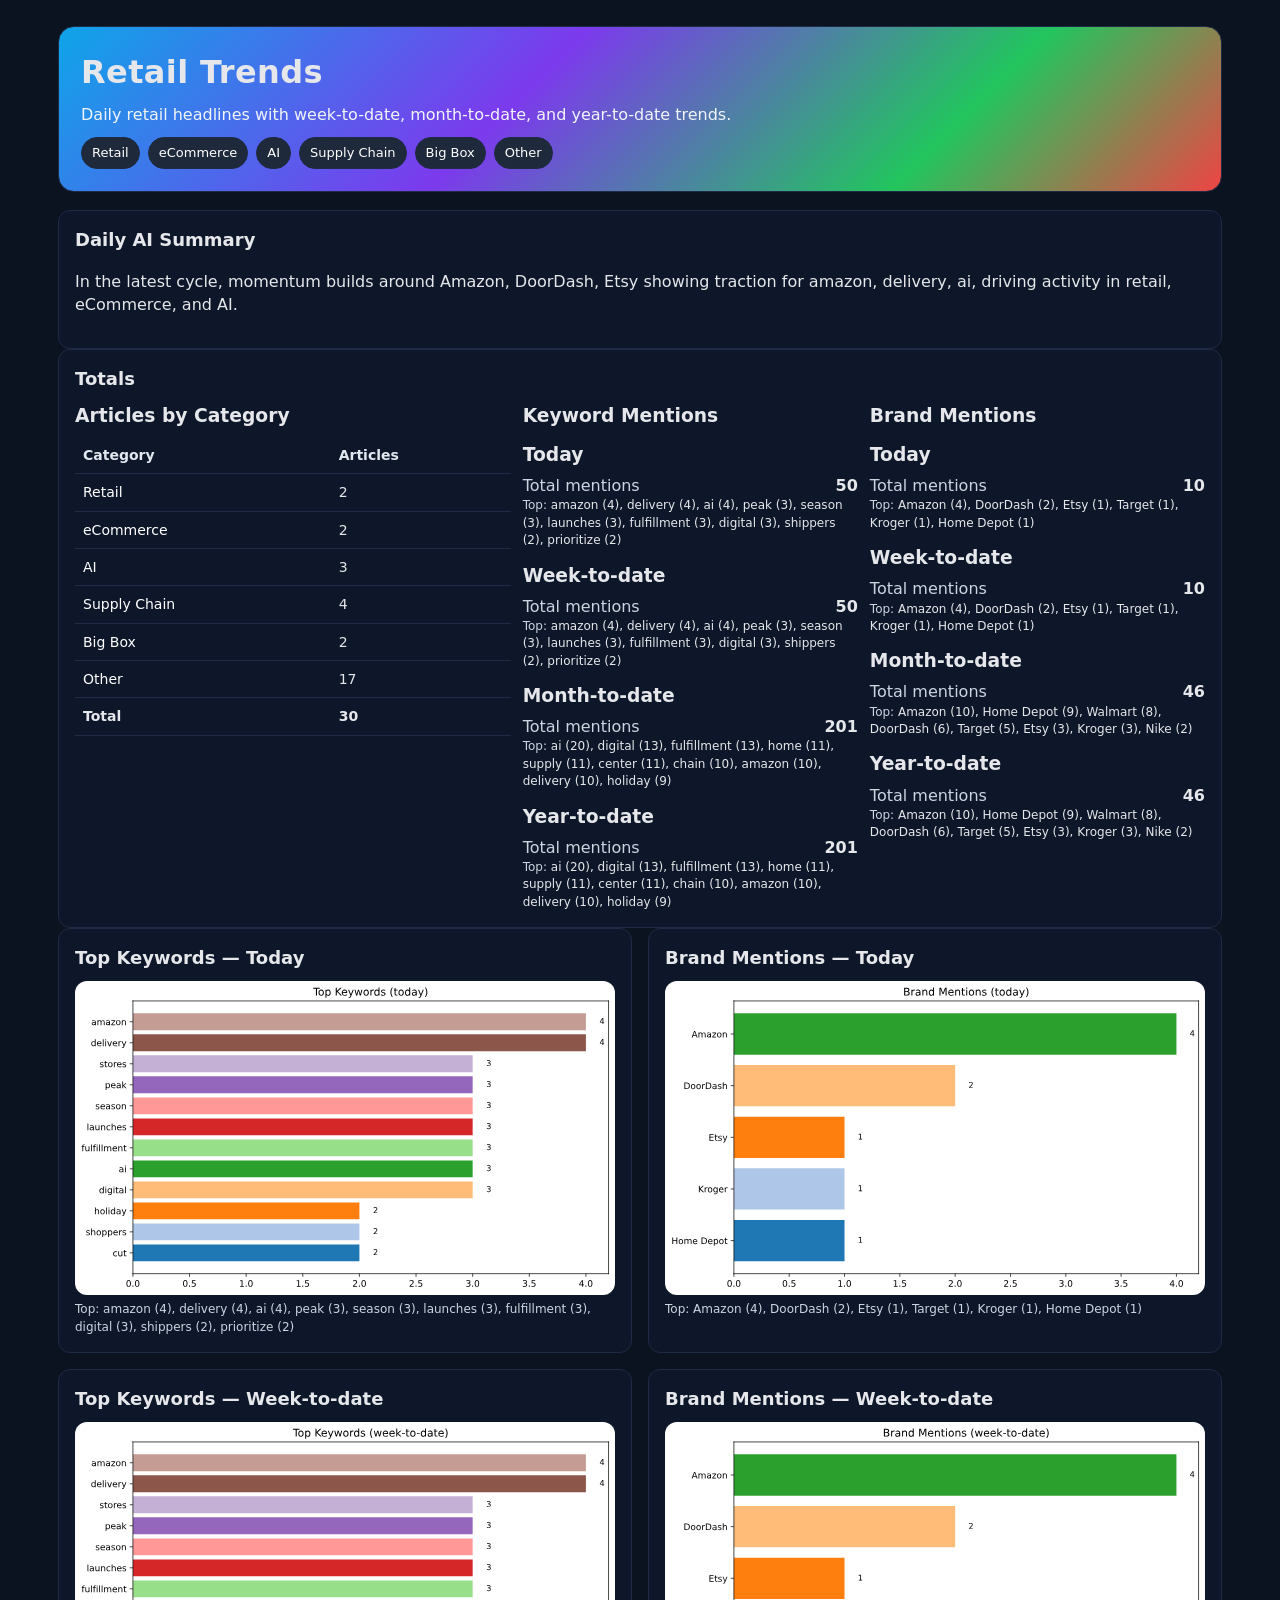
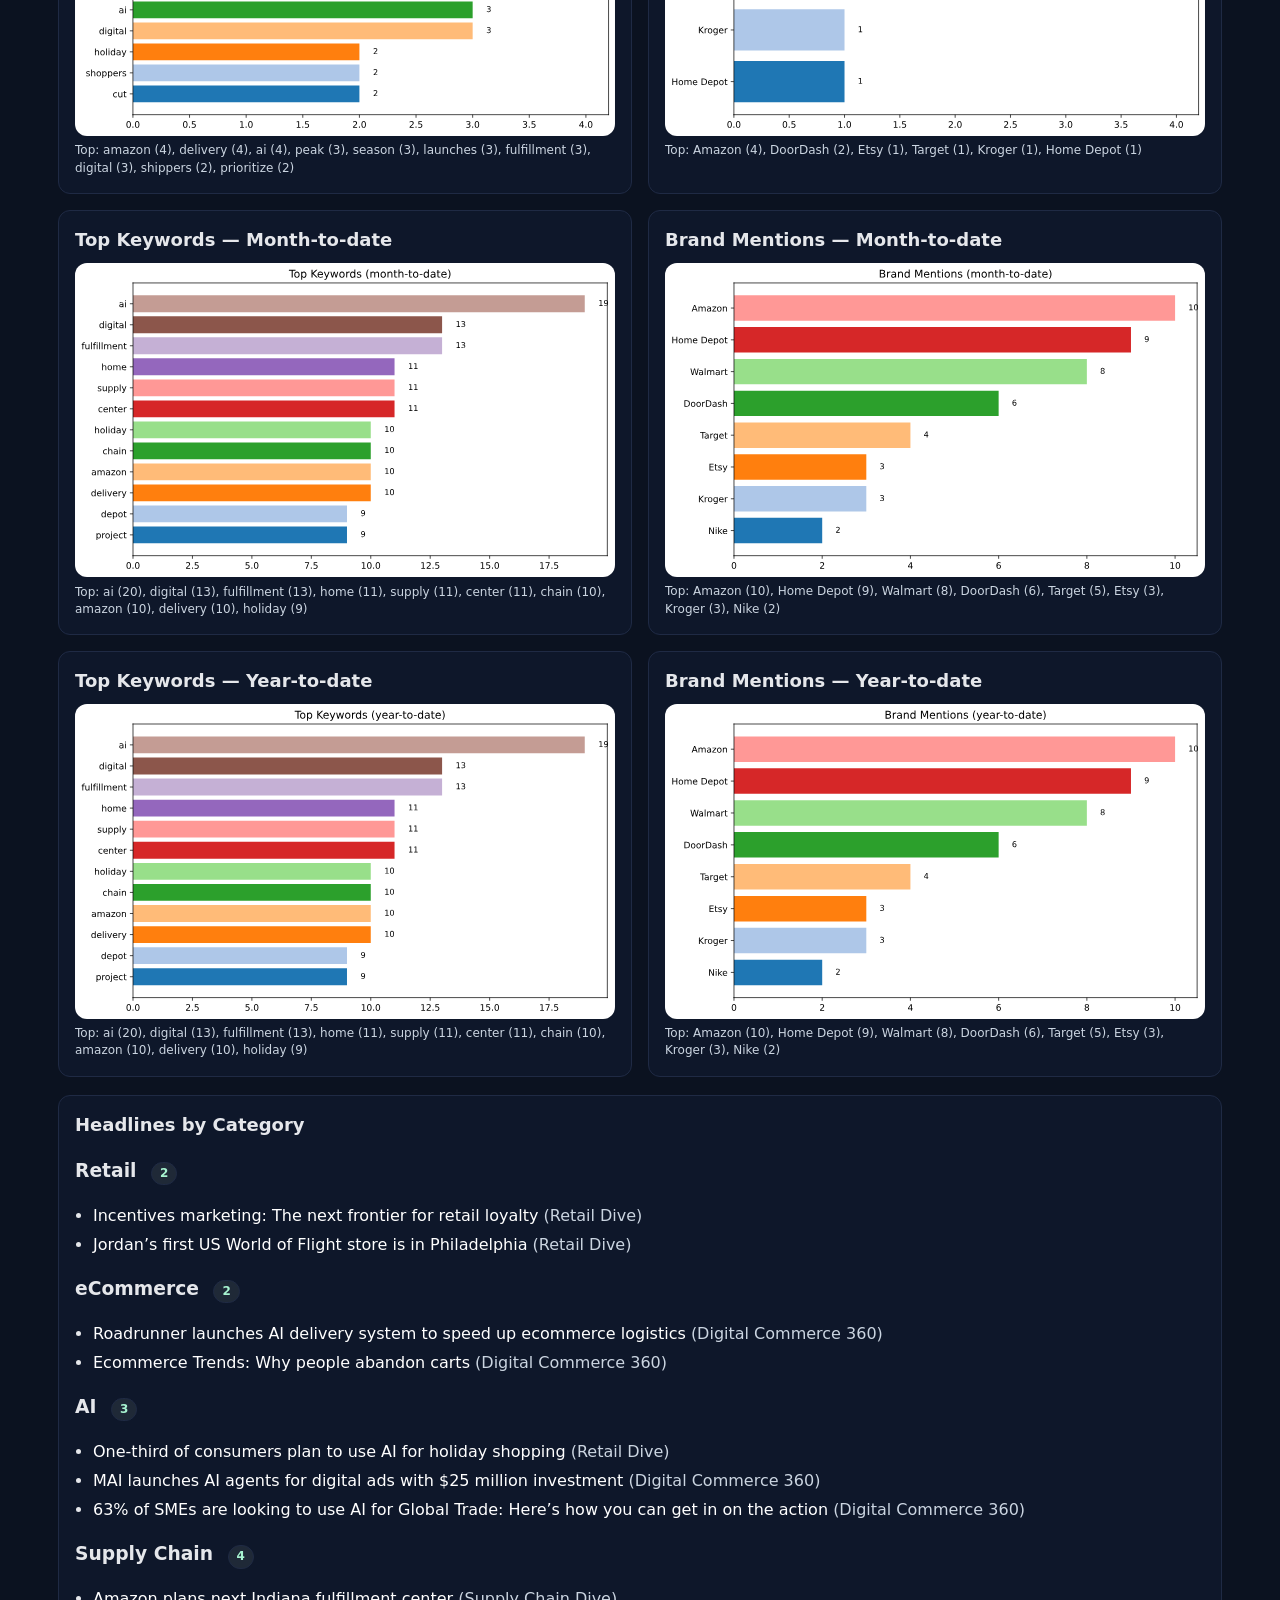
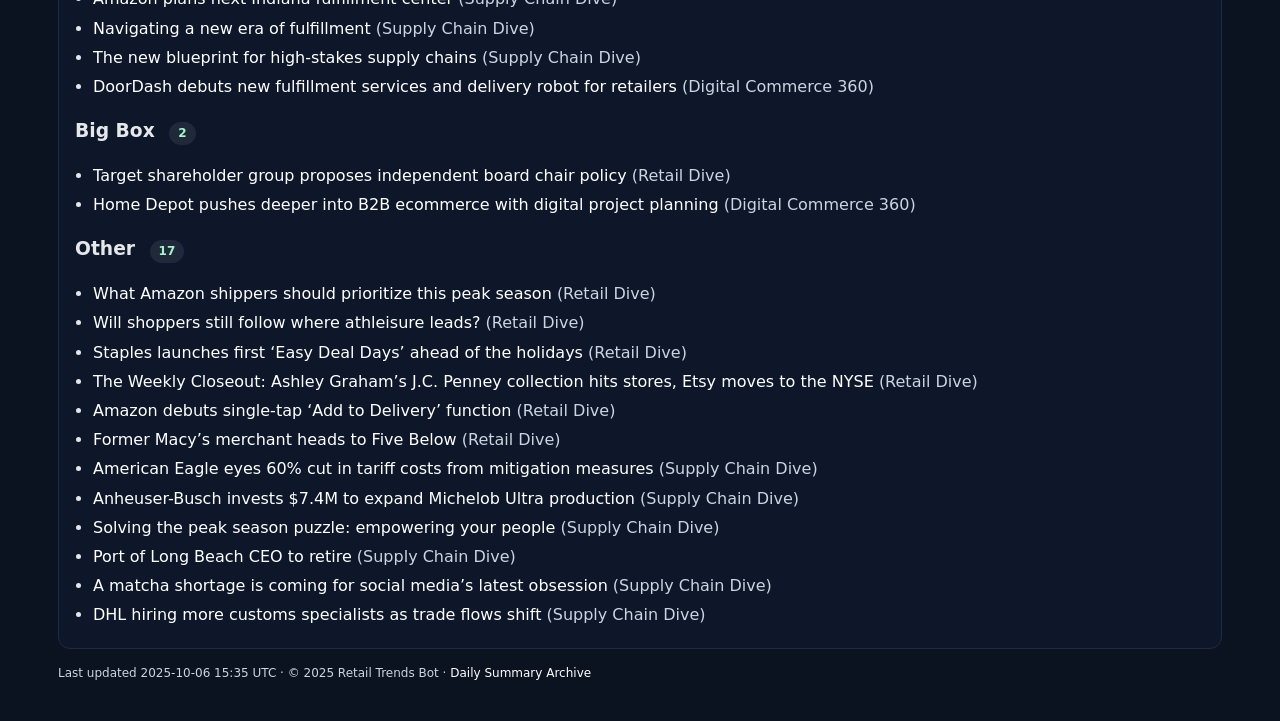
<file: index.html>
<!doctype html><html lang='en'><head><meta charset='utf-8'><meta name='viewport' content='width=device-width,initial-scale=1'><title>Retail Trends – Dashboard</title>
<style>
:root{--bg:#0b1220;--card:#0e172a;--text:#e5e7eb;--muted:#cbd5e1;--stroke:#1f2a44;--chip:#1e293b}
*{box-sizing:border-box}
body{margin:0;background:var(--bg);color:var(--text);font-family:system-ui,-apple-system,Segoe UI,Roboto,Arial,sans-serif;line-height:1.45}
a,a:visited{color:#fff;text-decoration:none}
a:hover{text-decoration:underline}
.wrap{max-width:1200px;margin:0 auto;padding:22px 14px}
@media(min-width:768px){.wrap{padding:26px 18px}}
.hero{border:1px solid var(--stroke);border-radius:16px;padding:22px;margin-bottom:18px;
       background:linear-gradient(135deg,#0ea5e9 0%, #7c3aed 40%, #22c55e 75%, #ef4444 100%);}
.hero h1{margin:0 0 8px 0;font-size:28px;letter-spacing:.4px}
@media(min-width:768px){.hero h1{font-size:32px}}
.hero p{margin:0;color:#f1f5f9}
.grid2{display:grid;gap:12px}
@media(min-width:900px){.grid2{grid-template-columns:1fr 1fr;gap:16px}}
.card{background:var(--card);border:1px solid var(--stroke);border-radius:12px;padding:14px}
@media(min-width:768px){.card{padding:16px}}
h2{margin:0 0 10px 0;font-size:18px}
.muted{color:var(--muted)} .small{font-size:12px} .note{color:var(--muted)}
ul{margin:0;padding-left:18px} li{margin:6px 0}
img{max-width:100%;border-radius:12px}
.badge{display:inline-block;background:#1f2937;color:#a7f3d0;border:1px solid #1f2a44;border-radius:999px;padding:2px 8px;font-size:12px;margin-left:8px}
.chips{display:flex;flex-wrap:wrap;gap:8px;margin-top:10px}
.chip{background:#1e293b;color:#fff;border:1px solid #1f2a44;padding:6px 10px;border-radius:999px;font-size:13px}
.totals{display:grid;gap:12px}
@media(min-width:900px){.totals{grid-template-columns:1.3fr 1fr 1fr}}
.kv{display:grid;grid-template-columns:1fr auto;gap:8px}
.table{width:100%;border-collapse:collapse;margin-top:8px;font-size:14px}
.table th,.table td{border-bottom:1px solid var(--stroke);padding:8px 8px;text-align:left}
.table th{color:#e2e8f0;font-weight:600}
.anchor{scroll-margin-top:90px}
.card a,.table a,.cat a{color:#fff}
.footer{margin-top:16px;color:var(--muted);font-size:12px}
</style>
</head><body><div class='wrap'><section class='hero'><h1>Retail Trends</h1><p>Daily retail headlines with week-to-date, month-to-date, and year-to-date trends.</p><div class='chips'><span class='chip'><a href='#cat-retail'>Retail</a></span><span class='chip'><a href='#cat-ecommerce'>eCommerce</a></span><span class='chip'><a href='#cat-ai'>AI</a></span><span class='chip'><a href='#cat-supply-chain'>Supply Chain</a></span><span class='chip'><a href='#cat-big-box'>Big Box</a></span><span class='chip'><a href='#cat-other'>Other</a></span></div></section><section class='card'><h2>Daily AI Summary</h2><p>In the latest cycle, momentum builds around Amazon, DoorDash, Etsy showing traction for amazon, delivery, ai, driving activity in retail, eCommerce, and AI.</p></section><section class='card'><h2>Totals</h2><div class='totals'><div><h3 style='margin:0 0 8px 0'>Articles by Category</h3><table class='table'><thead><tr><th>Category</th><th>Articles</th></tr></thead><tbody><tr><td><a href='#cat-retail'>Retail</a></td><td>2</td></tr><tr><td><a href='#cat-ecommerce'>eCommerce</a></td><td>2</td></tr><tr><td><a href='#cat-ai'>AI</a></td><td>3</td></tr><tr><td><a href='#cat-supply-chain'>Supply Chain</a></td><td>4</td></tr><tr><td><a href='#cat-big-box'>Big Box</a></td><td>2</td></tr><tr><td><a href='#cat-other'>Other</a></td><td>17</td></tr><tr><td><b>Total</b></td><td><b>30</b></td></tr></tbody></table></div><div><h3 style='margin:0 0 8px 0'>Keyword Mentions</h3><h3 style='margin:12px 0 6px 0'>Today</h3><div class='kv'><div class='muted'>Total mentions</div><div><b>50</b></div></div><div class='small'><span class='muted'>Top:</span> amazon (4), delivery (4), ai (4), peak (3), season (3), launches (3), fulfillment (3), digital (3), shippers (2), prioritize (2)</div><h3 style='margin:12px 0 6px 0'>Week-to-date</h3><div class='kv'><div class='muted'>Total mentions</div><div><b>50</b></div></div><div class='small'><span class='muted'>Top:</span> amazon (4), delivery (4), ai (4), peak (3), season (3), launches (3), fulfillment (3), digital (3), shippers (2), prioritize (2)</div><h3 style='margin:12px 0 6px 0'>Month-to-date</h3><div class='kv'><div class='muted'>Total mentions</div><div><b>201</b></div></div><div class='small'><span class='muted'>Top:</span> ai (20), digital (13), fulfillment (13), home (11), supply (11), center (11), chain (10), amazon (10), delivery (10), holiday (9)</div><h3 style='margin:12px 0 6px 0'>Year-to-date</h3><div class='kv'><div class='muted'>Total mentions</div><div><b>201</b></div></div><div class='small'><span class='muted'>Top:</span> ai (20), digital (13), fulfillment (13), home (11), supply (11), center (11), chain (10), amazon (10), delivery (10), holiday (9)</div></div><div><h3 style='margin:0 0 8px 0'>Brand Mentions</h3><h3 style='margin:12px 0 6px 0'>Today</h3><div class='kv'><div class='muted'>Total mentions</div><div><b>10</b></div></div><div class='small'><span class='muted'>Top:</span> Amazon (4), DoorDash (2), Etsy (1), Target (1), Kroger (1), Home Depot (1)</div><h3 style='margin:12px 0 6px 0'>Week-to-date</h3><div class='kv'><div class='muted'>Total mentions</div><div><b>10</b></div></div><div class='small'><span class='muted'>Top:</span> Amazon (4), DoorDash (2), Etsy (1), Target (1), Kroger (1), Home Depot (1)</div><h3 style='margin:12px 0 6px 0'>Month-to-date</h3><div class='kv'><div class='muted'>Total mentions</div><div><b>46</b></div></div><div class='small'><span class='muted'>Top:</span> Amazon (10), Home Depot (9), Walmart (8), DoorDash (6), Target (5), Etsy (3), Kroger (3), Nike (2)</div><h3 style='margin:12px 0 6px 0'>Year-to-date</h3><div class='kv'><div class='muted'>Total mentions</div><div><b>46</b></div></div><div class='small'><span class='muted'>Top:</span> Amazon (10), Home Depot (9), Walmart (8), DoorDash (6), Target (5), Etsy (3), Kroger (3), Nike (2)</div></div></div></section><section class='grid2'><article class='card'><h2>Top Keywords — Today</h2><div><img src='assets/keywords_today.svg' alt='Top Keywords — Today'/></div><div class='muted small'>Top: amazon (4), delivery (4), ai (4), peak (3), season (3), launches (3), fulfillment (3), digital (3), shippers (2), prioritize (2)</div></article><article class='card'><h2>Brand Mentions — Today</h2><div><img src='assets/brands_today.svg' alt='Brand Mentions — Today'/></div><div class='muted small'>Top: Amazon (4), DoorDash (2), Etsy (1), Target (1), Kroger (1), Home Depot (1)</div></article></section><section class='grid2' style='margin-top:16px'><article class='card'><h2>Top Keywords — Week-to-date</h2><div><img src='assets/keywords_wtd.svg' alt='Top Keywords — Week-to-date'/></div><div class='muted small'>Top: amazon (4), delivery (4), ai (4), peak (3), season (3), launches (3), fulfillment (3), digital (3), shippers (2), prioritize (2)</div></article><article class='card'><h2>Brand Mentions — Week-to-date</h2><div><img src='assets/brands_wtd.svg' alt='Brand Mentions — Week-to-date'/></div><div class='muted small'>Top: Amazon (4), DoorDash (2), Etsy (1), Target (1), Kroger (1), Home Depot (1)</div></article></section><section class='grid2' style='margin-top:16px'><article class='card'><h2>Top Keywords — Month-to-date</h2><div><img src='assets/keywords_mtd.svg' alt='Top Keywords — Month-to-date'/></div><div class='muted small'>Top: ai (20), digital (13), fulfillment (13), home (11), supply (11), center (11), chain (10), amazon (10), delivery (10), holiday (9)</div></article><article class='card'><h2>Brand Mentions — Month-to-date</h2><div><img src='assets/brands_mtd.svg' alt='Brand Mentions — Month-to-date'/></div><div class='muted small'>Top: Amazon (10), Home Depot (9), Walmart (8), DoorDash (6), Target (5), Etsy (3), Kroger (3), Nike (2)</div></article></section><section class='grid2' style='margin-top:16px'><article class='card'><h2>Top Keywords — Year-to-date</h2><div><img src='assets/keywords_ytd.svg' alt='Top Keywords — Year-to-date'/></div><div class='muted small'>Top: ai (20), digital (13), fulfillment (13), home (11), supply (11), center (11), chain (10), amazon (10), delivery (10), holiday (9)</div></article><article class='card'><h2>Brand Mentions — Year-to-date</h2><div><img src='assets/brands_ytd.svg' alt='Brand Mentions — Year-to-date'/></div><div class='muted small'>Top: Amazon (10), Home Depot (9), Walmart (8), DoorDash (6), Target (5), Etsy (3), Kroger (3), Nike (2)</div></article></section><section class='card cat' style='margin-top:18px'><h2>Headlines by Category</h2><h3 id='cat-retail' class='anchor'>Retail <span class='badge'>2</span></h3><ul><li><a href='https://www.retaildive.com/spons/incentives-marketing-the-next-frontier-for-retail-loyalty/761516/' target='_blank' rel='noopener'>Incentives marketing: The next frontier for retail loyalty</a> <span class='muted'>(Retail Dive)</span></li><li><a href='https://www.retaildive.com/news/jordan-basketball-first-usa-world-of-flight-store-philadelphia-rittenhouse-square/801907/' target='_blank' rel='noopener'>Jordan’s first US World of Flight store is in Philadelphia</a> <span class='muted'>(Retail Dive)</span></li></ul><h3 id='cat-ecommerce' class='anchor'>eCommerce <span class='badge'>2</span></h3><ul><li><a href='https://www.digitalcommerce360.com/2025/10/06/roadrunner-launches-ai-delivery-system-to-speed-up-ecommerce-delivery/' target='_blank' rel='noopener'>Roadrunner launches AI delivery system to speed up ecommerce logistics</a> <span class='muted'>(Digital Commerce 360)</span></li><li><a href='https://www.digitalcommerce360.com/2025/10/02/why-people-abandon-shopping-carts/' target='_blank' rel='noopener'>Ecommerce Trends: Why people abandon carts</a> <span class='muted'>(Digital Commerce 360)</span></li></ul><h3 id='cat-ai' class='anchor'>AI <span class='badge'>3</span></h3><ul><li><a href='https://www.retaildive.com/news/consumers-ai-shopping-tools-holidays-retail/801800/' target='_blank' rel='noopener'>One-third of consumers plan to use AI for holiday shopping</a> <span class='muted'>(Retail Dive)</span></li><li><a href='https://www.digitalcommerce360.com/2025/10/03/mai-launches-ai-agents-for-digital-ads-with-25-million-investment/' target='_blank' rel='noopener'>MAI launches AI agents for digital ads with $25 million investment</a> <span class='muted'>(Digital Commerce 360)</span></li><li><a href='https://www.digitalcommerce360.com/2025/10/03/63-of-smes-are-looking-to-use-ai-for-global-trade-heres-how-you-can-get-in-on-the-action/' target='_blank' rel='noopener'>63% of SMEs are looking to use AI for Global Trade: Here’s how you can get in on the action</a> <span class='muted'>(Digital Commerce 360)</span></li></ul><h3 id='cat-supply-chain' class='anchor'>Supply Chain <span class='badge'>4</span></h3><ul><li><a href='https://www.supplychaindive.com/news/amazon-plans-fulfillment-centers-indiana/801728/' target='_blank' rel='noopener'>Amazon plans next Indiana fulfillment center</a> <span class='muted'>(Supply Chain Dive)</span></li><li><a href='https://www.supplychaindive.com/spons/navigating-a-new-era-of-fulfillment/801793/' target='_blank' rel='noopener'>Navigating a new era of fulfillment</a> <span class='muted'>(Supply Chain Dive)</span></li><li><a href='https://www.supplychaindive.com/spons/the-new-blueprint-for-high-stakes-supply-chains/761414/' target='_blank' rel='noopener'>The new blueprint for high-stakes supply chains</a> <span class='muted'>(Supply Chain Dive)</span></li><li><a href='https://www.digitalcommerce360.com/2025/10/03/doordash-dot-delivery-robot/' target='_blank' rel='noopener'>DoorDash debuts new fulfillment services and delivery robot for retailers</a> <span class='muted'>(Digital Commerce 360)</span></li></ul><h3 id='cat-big-box' class='anchor'>Big Box <span class='badge'>2</span></h3><ul><li><a href='https://www.retaildive.com/news/target-ceo-brian-cornell-executive-chair-board-shareholder-policy-proposal/801794/' target='_blank' rel='noopener'>Target shareholder group proposes independent board chair policy</a> <span class='muted'>(Retail Dive)</span></li><li><a href='https://www.digitalcommerce360.com/2025/10/02/home-depot-b2b-ecommerce-digital-project-planning/' target='_blank' rel='noopener'>Home Depot pushes deeper into B2B ecommerce with digital project planning</a> <span class='muted'>(Digital Commerce 360)</span></li></ul><h3 id='cat-other' class='anchor'>Other <span class='badge'>17</span></h3><ul><li><a href='https://www.retaildive.com/news/3-tips-amazon-shippers-peak-season-fba/802005/' target='_blank' rel='noopener'>What Amazon shippers should prioritize this peak season</a> <span class='muted'>(Retail Dive)</span></li><li><a href='https://www.retaildive.com/news/athleisure-category-expansions-lululemon-vuori-alo-yoga-outdoor-voices/801716/' target='_blank' rel='noopener'>Will shoppers still follow where athleisure leads?</a> <span class='muted'>(Retail Dive)</span></li><li><a href='https://www.retaildive.com/news/staples-easy-deal-days-holiday-sales-event/801895/' target='_blank' rel='noopener'>Staples launches first ‘Easy Deal Days’ ahead of the holidays</a> <span class='muted'>(Retail Dive)</span></li><li><a href='https://www.retaildive.com/news/ashley-graham-jc-penney-etsy-nyse-rei-strategy/801879/' target='_blank' rel='noopener'>The Weekly Closeout: Ashley Graham’s J.C. Penney collection hits stores, Etsy moves to the NYSE</a> <span class='muted'>(Retail Dive)</span></li><li><a href='https://www.retaildive.com/news/amazon-single-tap-add-to-delivery-order-function/801865/' target='_blank' rel='noopener'>Amazon debuts single-tap ‘Add to Delivery’ function</a> <span class='muted'>(Retail Dive)</span></li><li><a href='https://www.retaildive.com/news/macys-chief-merchant-michelle-israel-five-below-cfo/801774/' target='_blank' rel='noopener'>Former Macy’s merchant heads to Five Below</a> <span class='muted'>(Retail Dive)</span></li><li><a href='https://www.supplychaindive.com/news/american-eagle-strategic-measures-slash-tariff-impact/801756/' target='_blank' rel='noopener'>American Eagle eyes 60% cut in tariff costs from mitigation measures</a> <span class='muted'>(Supply Chain Dive)</span></li><li><a href='https://www.supplychaindive.com/news/anheuser-busch-los-angeles-brewery-investment-michelob-ultra/761349/' target='_blank' rel='noopener'>Anheuser-Busch invests $7.4M to expand Michelob Ultra production</a> <span class='muted'>(Supply Chain Dive)</span></li><li><a href='https://www.supplychaindive.com/spons/solving-the-peak-season-puzzle-empowering-your-people/801833/' target='_blank' rel='noopener'>Solving the peak season puzzle: empowering your people</a> <span class='muted'>(Supply Chain Dive)</span></li><li><a href='https://www.supplychaindive.com/news/port-long-beach-ceo-mario-cordero-retires-end-of-2025/801924/' target='_blank' rel='noopener'>Port of Long Beach CEO to retire</a> <span class='muted'>(Supply Chain Dive)</span></li><li><a href='https://www.supplychaindive.com/news/matcha-shortage-social-medias-latest-obsession/761258/' target='_blank' rel='noopener'>A matcha shortage is coming for social media’s latest obsession</a> <span class='muted'>(Supply Chain Dive)</span></li><li><a href='https://www.supplychaindive.com/news/dhl-customs-hiring-express-global-forwarding/761370/' target='_blank' rel='noopener'>DHL hiring more customs specialists as trade flows shift</a> <span class='muted'>(Supply Chain Dive)</span></li></ul></section><p class='footer'>Last updated 2025-10-06 15:35 UTC · © 2025 Retail Trends Bot · <a href='archive.html'>Daily Summary Archive</a></p></div></body></html>
</file>
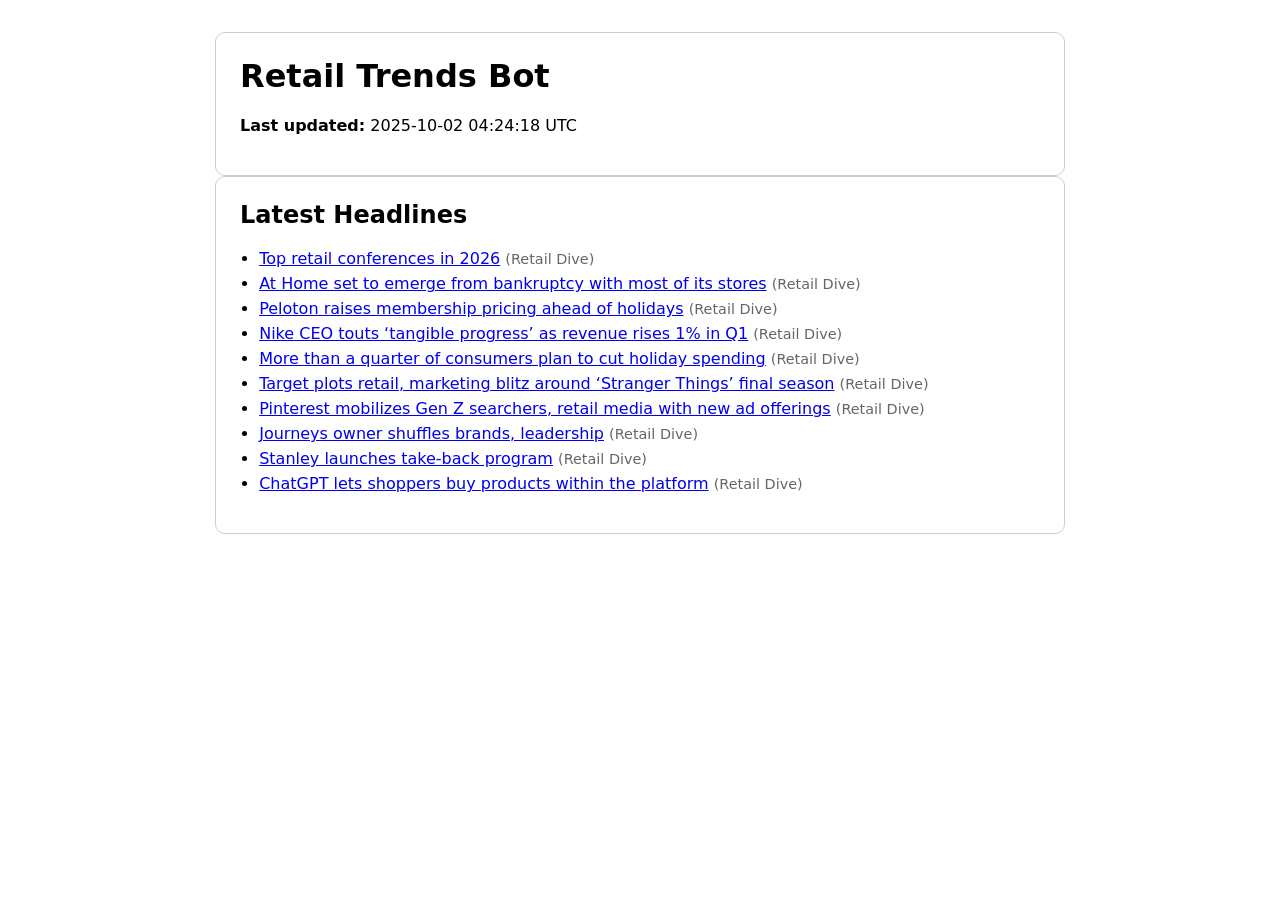
<file: site/index.html>
<!doctype html>
<html lang="en">
<head>
  <meta charset="utf-8">
  <title>Retail Trends Bot</title>
  <meta name="viewport" content="width=device-width,initial-scale=1">
  <style>
    body { font-family: system-ui, sans-serif; margin: 2rem; }
    .card { max-width: 800px; margin: auto; padding: 1.5rem;
             border: 1px solid #ccc; border-radius: 10px; }
    h1,h2 { margin-top: 0 }
    ul { padding-left: 1.2rem }
    li { margin-bottom: 6px }
    .muted { color: #666; font-size: 0.9em }
  </style>
</head>
<body>
  <div class="card">
    <h1>Retail Trends Bot</h1>
    <p><b>Last updated:</b> 2025-10-02 04:24:18 UTC</p>
  </div>
  <div class="card">
    <h2>Latest Headlines</h2>
    <ul>
<li><a href="https://www.retaildive.com/news/top-retail-conferences-2026/761620/" target="_blank">Top retail conferences in 2026</a> <span class="muted">(Retail Dive)</span></li>
<li><a href="https://www.retaildive.com/news/at-home-exits-bankruptcy-most-stores/761572/" target="_blank">At Home set to emerge from bankruptcy with most of its stores</a> <span class="muted">(Retail Dive)</span></li>
<li><a href="https://www.retaildive.com/news/peloton-raises-membership-pricing-holidays/761567/" target="_blank">Peloton raises membership pricing ahead of holidays</a> <span class="muted">(Retail Dive)</span></li>
<li><a href="https://www.retaildive.com/news/nike-ceo-tangible-progress-turnaround-revenue-growth/761591/" target="_blank">Nike CEO touts ‘tangible progress’ as revenue rises 1% in Q1</a> <span class="muted">(Retail Dive)</span></li>
<li><a href="https://www.retaildive.com/news/more-than-a-quarter-of-consumers-plan-on-cutting-holiday-spending/761575/" target="_blank">More than a quarter of consumers plan to cut holiday spending</a> <span class="muted">(Retail Dive)</span></li>
<li><a href="https://www.retaildive.com/news/target-marketing-stranger-things-final-season/761565/" target="_blank">Target plots retail, marketing blitz around ‘Stranger Things’ final season</a> <span class="muted">(Retail Dive)</span></li>
<li><a href="https://www.retaildive.com/news/pinterest-gen-z-searchers-retail-media-new-ad-offerings/761503/" target="_blank">Pinterest mobilizes Gen Z searchers, retail media with new ad offerings</a> <span class="muted">(Retail Dive)</span></li>
<li><a href="https://www.retaildive.com/news/journeys-owner-shuffles-brands-leadership/761452/" target="_blank">Journeys owner shuffles brands, leadership</a> <span class="muted">(Retail Dive)</span></li>
<li><a href="https://www.retaildive.com/news/stanley-launches-take-back-recycling-program/761459/" target="_blank">Stanley launches take-back program</a> <span class="muted">(Retail Dive)</span></li>
<li><a href="https://www.retaildive.com/news/openai-chatgpt-instant-checkout-agentic-commerce-etsy-shopify/761442/" target="_blank">ChatGPT lets shoppers buy products within the platform</a> <span class="muted">(Retail Dive)</span></li>

    </ul>
  </div>
</body>
</html>
</file>
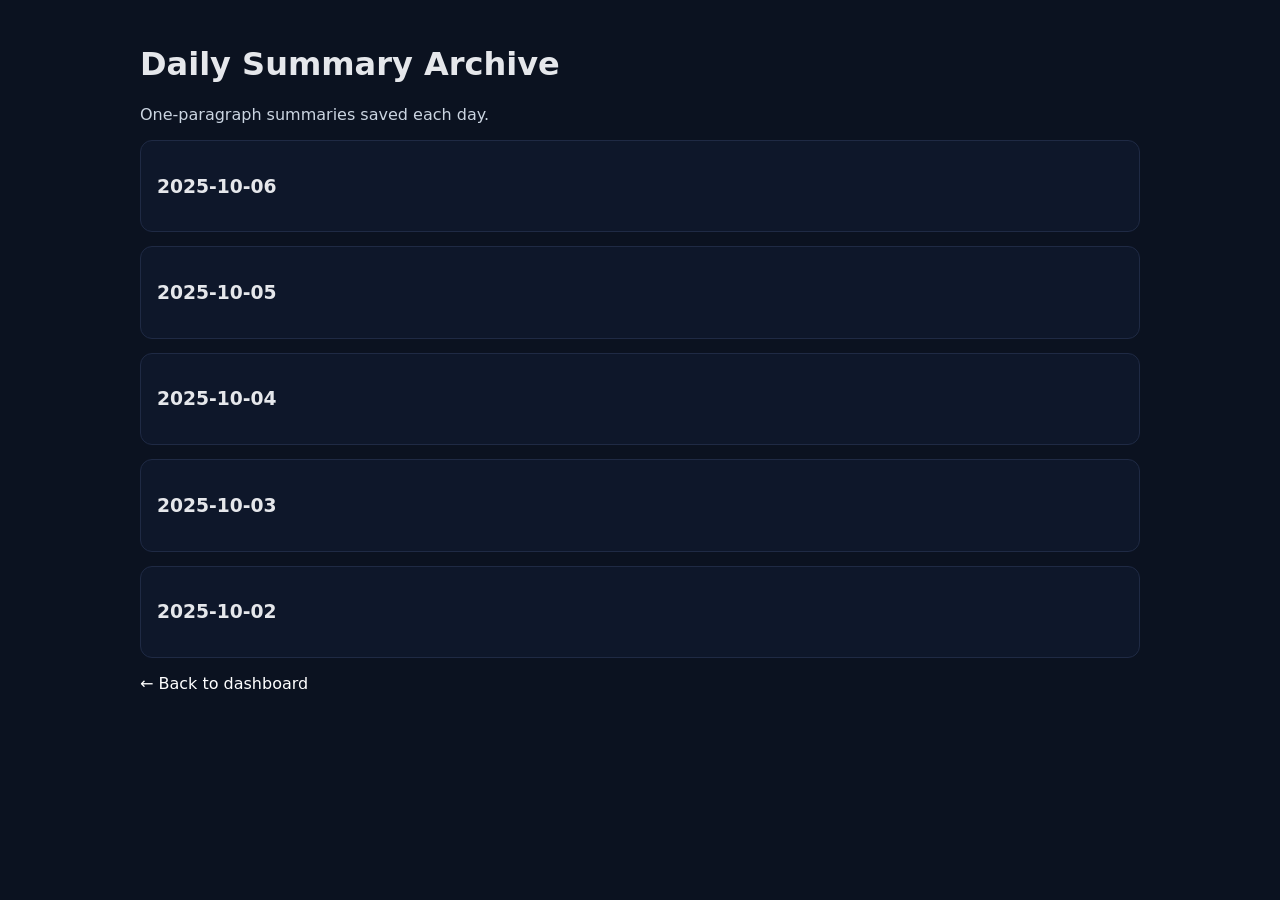
<file: archive.html>
<!doctype html><html lang='en'><head><meta charset='utf-8'><meta name='viewport' content='width=device-width,initial-scale=1'><title>Daily Summary Archive – Retail Trends</title>
<style>
body{font-family:system-ui,-apple-system,Segoe UI,Roboto,Arial,sans-serif;margin:0;background:#0b1220;color:#e5e7eb}
.wrap{max-width:1000px;margin:0 auto;padding:24px 16px}
.card{background:#0e172a;border:1px solid #1f2a44;border-radius:12px;padding:16px;margin-bottom:14px}
a{color:#fff;text-decoration:none} a:hover{text-decoration:underline}
.muted{color:#cbd5e1}
</style>
</head><body><div class='wrap'><h1>Daily Summary Archive</h1><p class='muted'>One-paragraph summaries saved each day.</p><div class='card'><h3>2025-10-06</h3><p></p></div><div class='card'><h3>2025-10-05</h3><p></p></div><div class='card'><h3>2025-10-04</h3><p></p></div><div class='card'><h3>2025-10-03</h3><p></p></div><div class='card'><h3>2025-10-02</h3><p></p></div><p><a href='index.html'>← Back to dashboard</a></p></div></body></html>
</file>
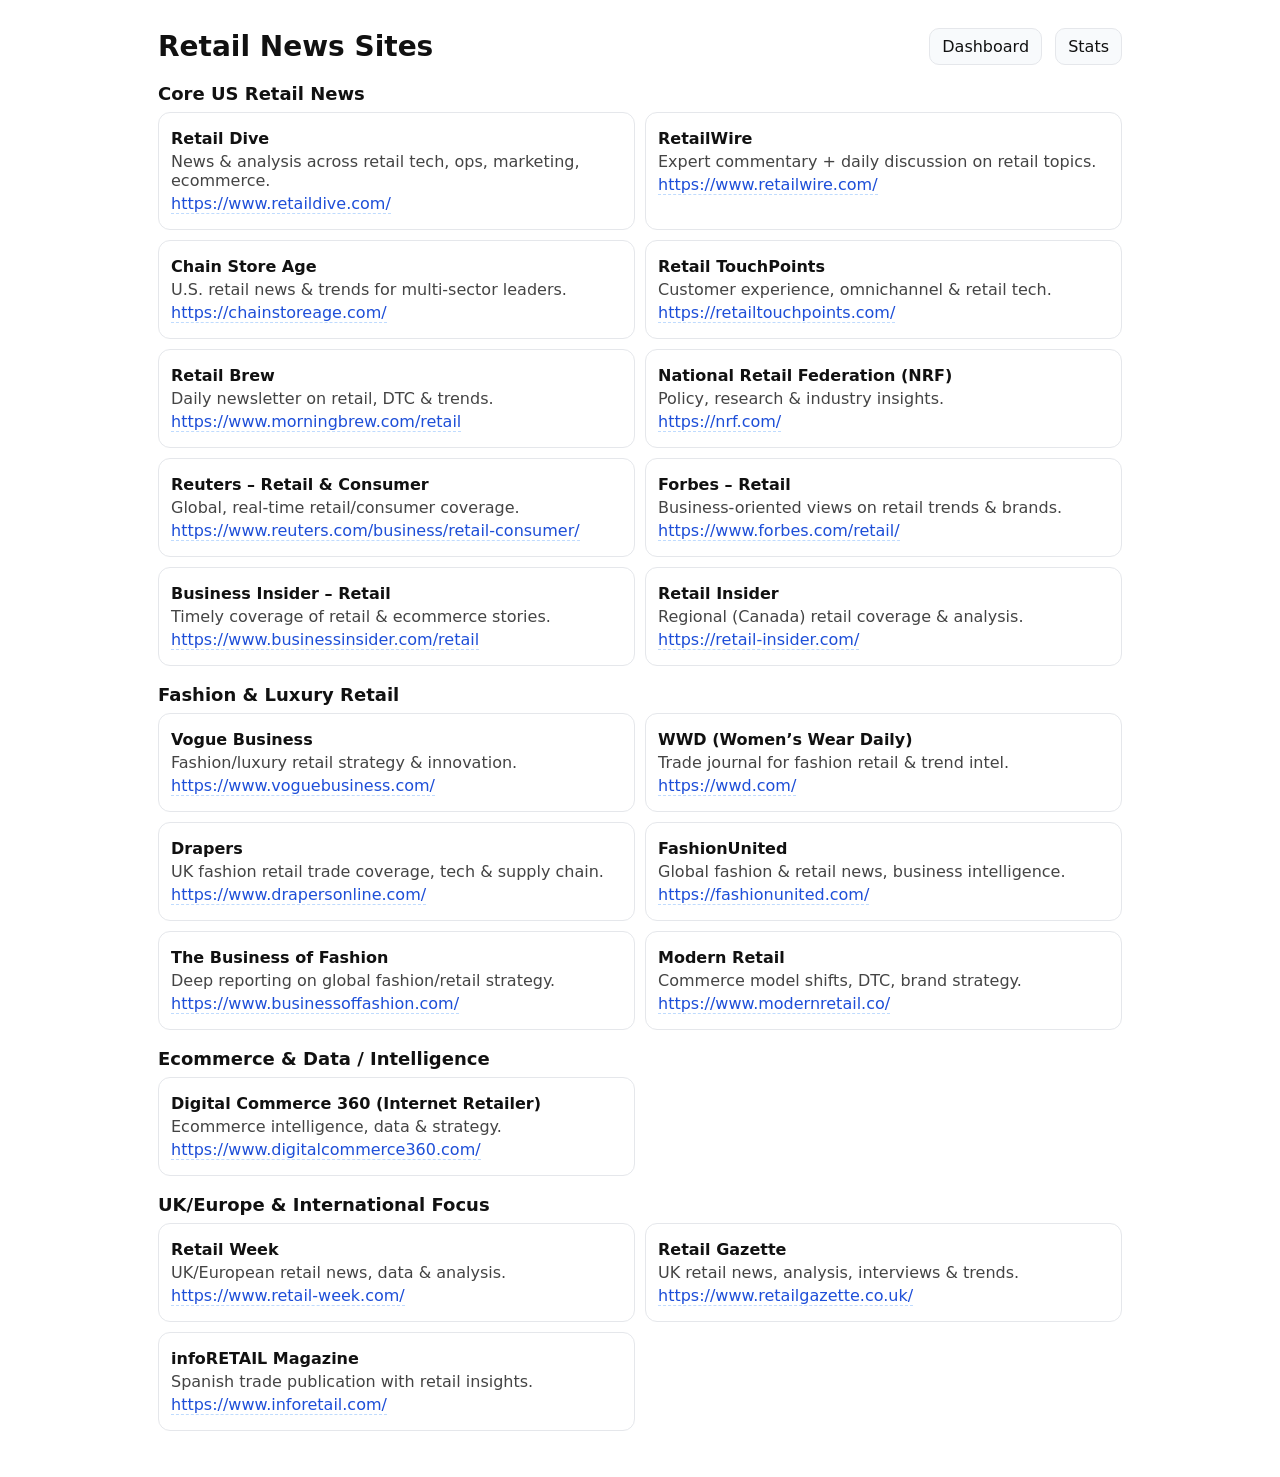
<file: site/news.html>
<!doctype html>
<html lang="en">
<head>
<meta charset="utf-8" />
<meta name="viewport" content="width=device-width,initial-scale=1" />
<title>Retail News Sites</title>
<style>
  :root{--bg:#fff;--text:#111;--card:#fff;--stroke:#e5e7eb;--btn:#f8fafc}
  *{box-sizing:border-box}
  body{margin:0;background:var(--bg);color:var(--text);font-family:system-ui,-apple-system,Segoe UI,Roboto,Arial,sans-serif}
  .wrap{max-width:1000px;margin:0 auto;padding:28px 18px}
  .header{display:flex;gap:12px;align-items:center;justify-content:space-between;flex-wrap:wrap}
  .title{margin:0;font-size:28px}
  .actions a{display:inline-block;margin-left:8px;padding:8px 12px;border-radius:10px;border:1px solid var(--stroke,#e5e7eb);background:var(--btn);color:#111;text-decoration:none}
  .section{margin:18px 0}
  .section h2{font-size:18px;margin:0 0 8px 0}
  .grid{display:grid;gap:10px;grid-template-columns:1fr}
  @media(min-width:800px){.grid{grid-template-columns:1fr 1fr}}
  .card{background:var(--card);border:1px solid var(--stroke,#e5e7eb);border-radius:12px;padding:12px}
  .card h3{margin:4px 0;font-size:16px}
  .card p{margin:4px 0;color:#444}
  a.site{color:#1d4ed8;text-decoration:none;border-bottom:1px dashed #bfdbfe;word-break:break-word}
  a.site:hover{color:#0f172a;border-bottom:none}
</style>
</head>
<body>
<div class="wrap">
  <header class="header">
    <h1 class="title">Retail News Sites</h1>
    <div class="actions">
      <a href="index.html">Dashboard</a>
      <a href="stats.html">Stats</a>
    </div>
  </header>

  <section class="section">
    <h2>Core US Retail News</h2>
    <div class="grid">
      <div class="card"><h3>Retail Dive</h3><p>News & analysis across retail tech, ops, marketing, ecommerce.</p><p><a class="site" target="_blank" href="https://www.retaildive.com/">https://www.retaildive.com/</a></p></div>
      <div class="card"><h3>RetailWire</h3><p>Expert commentary + daily discussion on retail topics.</p><p><a class="site" target="_blank" href="https://www.retailwire.com/">https://www.retailwire.com/</a></p></div>
      <div class="card"><h3>Chain Store Age</h3><p>U.S. retail news & trends for multi-sector leaders.</p><p><a class="site" target="_blank" href="https://chainstoreage.com/">https://chainstoreage.com/</a></p></div>
      <div class="card"><h3>Retail TouchPoints</h3><p>Customer experience, omnichannel & retail tech.</p><p><a class="site" target="_blank" href="https://retailtouchpoints.com/">https://retailtouchpoints.com/</a></p></div>
      <div class="card"><h3>Retail Brew</h3><p>Daily newsletter on retail, DTC & trends.</p><p><a class="site" target="_blank" href="https://www.morningbrew.com/retail">https://www.morningbrew.com/retail</a></p></div>
      <div class="card"><h3>National Retail Federation (NRF)</h3><p>Policy, research & industry insights.</p><p><a class="site" target="_blank" href="https://nrf.com/">https://nrf.com/</a></p></div>
      <div class="card"><h3>Reuters – Retail & Consumer</h3><p>Global, real-time retail/consumer coverage.</p><p><a class="site" target="_blank" href="https://www.reuters.com/business/retail-consumer/">https://www.reuters.com/business/retail-consumer/</a></p></div>
      <div class="card"><h3>Forbes – Retail</h3><p>Business-oriented views on retail trends & brands.</p><p><a class="site" target="_blank" href="https://www.forbes.com/retail/">https://www.forbes.com/retail/</a></p></div>
      <div class="card"><h3>Business Insider – Retail</h3><p>Timely coverage of retail & ecommerce stories.</p><p><a class="site" target="_blank" href="https://www.businessinsider.com/retail">https://www.businessinsider.com/retail</a></p></div>
      <div class="card"><h3>Retail Insider</h3><p>Regional (Canada) retail coverage & analysis.</p><p><a class="site" target="_blank" href="https://retail-insider.com/">https://retail-insider.com/</a></p></div>
    </div>
  </section>

  <section class="section">
    <h2>Fashion & Luxury Retail</h2>
    <div class="grid">
      <div class="card"><h3>Vogue Business</h3><p>Fashion/luxury retail strategy & innovation.</p><p><a class="site" target="_blank" href="https://www.voguebusiness.com/">https://www.voguebusiness.com/</a></p></div>
      <div class="card"><h3>WWD (Women’s Wear Daily)</h3><p>Trade journal for fashion retail & trend intel.</p><p><a class="site" target="_blank" href="https://wwd.com/">https://wwd.com/</a></p></div>
      <div class="card"><h3>Drapers</h3><p>UK fashion retail trade coverage, tech & supply chain.</p><p><a class="site" target="_blank" href="https://www.drapersonline.com/">https://www.drapersonline.com/</a></p></div>
      <div class="card"><h3>FashionUnited</h3><p>Global fashion & retail news, business intelligence.</p><p><a class="site" target="_blank" href="https://fashionunited.com/">https://fashionunited.com/</a></p></div>
      <div class="card"><h3>The Business of Fashion</h3><p>Deep reporting on global fashion/retail strategy.</p><p><a class="site" target="_blank" href="https://www.businessoffashion.com/">https://www.businessoffashion.com/</a></p></div>
      <div class="card"><h3>Modern Retail</h3><p>Commerce model shifts, DTC, brand strategy.</p><p><a class="site" target="_blank" href="https://www.modernretail.co/">https://www.modernretail.co/</a></p></div>
    </div>
  </section>

  <section class="section">
    <h2>Ecommerce & Data / Intelligence</h2>
    <div class="grid">
      <div class="card"><h3>Digital Commerce 360 (Internet Retailer)</h3><p>Ecommerce intelligence, data & strategy.</p><p><a class="site" target="_blank" href="https://www.digitalcommerce360.com/">https://www.digitalcommerce360.com/</a></p></div>
    </div>
  </section>

  <section class="section">
    <h2>UK/Europe & International Focus</h2>
    <div class="grid">
      <div class="card"><h3>Retail Week</h3><p>UK/European retail news, data & analysis.</p><p><a class="site" target="_blank" href="https://www.retail-week.com/">https://www.retail-week.com/</a></p></div>
      <div class="card"><h3>Retail Gazette</h3><p>UK retail news, analysis, interviews & trends.</p><p><a class="site" target="_blank" href="https://www.retailgazette.co.uk/">https://www.retailgazette.co.uk/</a></p></div>
      <div class="card"><h3>infoRETAIL Magazine</h3><p>Spanish trade publication with retail insights.</p><p><a class="site" target="_blank" href="https://www.inforetail.com/">https://www.inforetail.com/</a></p></div>
    </div>
  </section>
</div>
</body>
</html>
</file>
